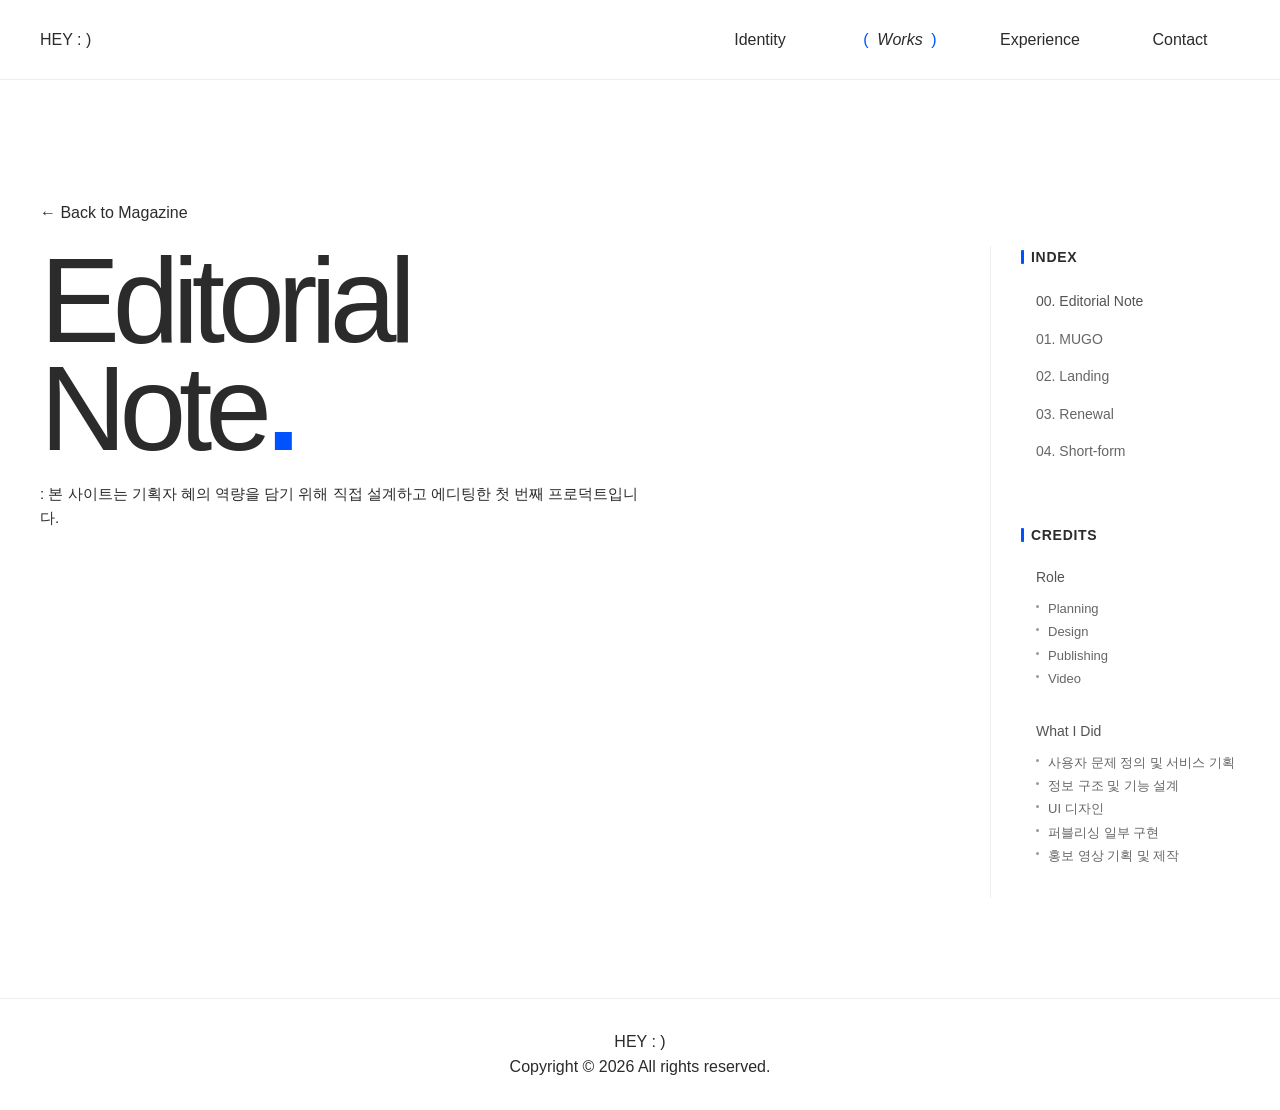
<file: works/editorial-note.html>
<!DOCTYPE html>
<html lang="ko">
<head>
    <meta charset="UTF-8">
    <meta name="viewport" content="width=device-width, initial-scale=1.0">
    <title>Hey : PORTFOLIO</title>
    <link rel="stylesheet" href="../assets/css/reset.css">
    <link rel="stylesheet" href="../assets/css/common.css">
    <link rel="stylesheet" href="../assets/css/works-common.css">
    <link rel="stylesheet" href="../assets/css/works-detail.css">
</head>
<body class="work-detail mugo">
    <!-- 헤더 -->
    <header id="main-header"></header>

    <main class="work-container">
        
        <nav class="work-nav">
            <a href="../index.html#editorial-note" class="back-link">← Back to Magazine</a>
        </nav>

        <div class="work-layout">
            
            <aside class="work-sidebar">
                <nav class="side-index">
                    <h4 class="side-title">Index</h4>
                    <ul>
                        <li><a href="./editorial-note.html" class="active">00. Editorial Note</a></li>
                        <li><a href="./mugo-app.html">01. MUGO</a></li>
                        <li><a href="./landing-page.html">02. Landing</a></li>
                        <li><a href="./nomorepizza-renewal.html">03. Renewal</a></li>
                        <li><a href="./short-form.html">04. Short-form</a></li>
                    </ul>
                </nav>

                <div class="side-credits">
                    <h4 class="side-title">Credits</h4>
                    <dl>
                        <dt>Role</dt>
                        <dd>Planning</dd>
                        <dd>Design</dd>
                        <dd>Publishing</dd>
                        <dd>Video</dd>
                    </dl>
                    <dl>
                        <dt>What I Did</dt>
                        <dd>사용자 문제 정의 및 서비스 기획</dd>
                        <dd>정보 구조 및 기능 설계</dd>
                        <dd>UI 디자인</dd>
                        <dd>퍼블리싱 일부 구현</dd>
                        <dd>홍보 영상 기획 및 제작</dd>
                    </dl>
                </div>
            </aside>

            <section class="work-content">
                <header class="content-header">
                    <h2 class="work-main-title">Editorial<br>Note<span>.</span></h2>
                    <p class="work-sub-title">: 본 사이트는 기획자 혜의 역량을 담기 위해 직접 설계하고 에디팅한 첫 번째 프로덕트입니다.</p>
                </header>

                <article class="project-sections">

                </article>
            </section>

        </div>
    </main>

    <footer id="main-footer"></footer>

    <script src="../assets/script/include.js"></script>
</body>
</html>
</file>
<file: assets/css/common.css>
/* common 사이트 전체에서 반복되는 헤더와 중앙 정렬 컨테이너 설정 */

:root {
    --header-height: 80px; 
}
:root {
    --primary-color: #0052FF; 
}

body {
    padding-top: var(--header-height);
    font-family: 'Pretendard', sans-serif;
    color: #2B2B2B;
    line-height: 1.6;
}

/* 중앙 정렬 바구니 */
.container {
    max-width: 1200px;
    margin: 0 auto;
    /* padding: 0 40px; */
}

/* 헤더 설정 */
.header {
    width: 100%;
    height: var(--header-height);
    position: fixed; /* 상단 고정 */
    top: 0;
    left: 0;
    z-index: 1000;
    background-color: #fff;
    border-bottom: 1px solid #eee;
}
.header .container {
    height: 100%;
}

.nav-wrapper {
    display: flex;
    justify-content: space-between;
    align-items: center;
    height: 100%;
}

.nav-menu {
    display: flex;
    gap: 20px;
}

.nav-menu li {
    /* 메뉴 전체 너비 고정 (글자 수와 무관하게 간격 유지) */
    min-width: 120px; 
    display: flex;
    justify-content: center;
    text-align: center;
}

.nav-menu li a {
    position: relative;
    display: inline-block;
    text-decoration: none;
    color: #2B2B2B;
    font-weight: 400; /* 기본 두께 */
    font-size: 16px;
    transition: color 0.3s ease;
    
    /* 괄호가 움직일 수 있는 내부 여백 확보 */
    padding: 0 12px; 
}

/* 괄호 공통 설정 */
.nav-menu li a::before,
.nav-menu li a::after {
    position: absolute;
    top: 50%;
    opacity: 0;
    font-style: normal;
    font-weight: 500;
    color: var(--primary-color, blue);
    /* 베지어 곡선을 활용한 쫀득한 애니메이션 */
    transition: opacity 0.2s ease, transform 0.25s cubic-bezier(0.175, 0.885, 0.32, 1.275);
}

/* 괄호 초기 위치 (약간 바깥에서 대기) */
.nav-menu li a::before {
    content: "(";
    left: -5px; 
    transform: translateY(-50%);
}

.nav-menu li a::after {
    content: ")";
    right: -5px; 
    transform: translateY(-50%);
}

/* Active 상태: 이탤릭체로 변하면서 두께 조절 */
.nav-menu li a.active {
    font-style: italic;
    font-weight: 300; /* 요구하신 대로 가늘게 조정 */
}

/* Hover & Active 시 괄호 등장 (글자 쪽으로 찰싹!) */
.nav-menu li a:hover::before,
.nav-menu li a.active::before {
    opacity: 1;
    /* 왼쪽에서 오른쪽으로 3px 이동하며 글자에 밀착 */
    transform: translateY(-50%) translateX(3px); 
}

.nav-menu li a:hover::after,
.nav-menu li a.active::after {
    opacity: 1;
    /* 오른쪽에서 왼쪽으로 -3px 이동하며 글자에 밀착 */
    transform: translateY(-50%) translateX(-3px);
}




/* 섹션 타이틀 공통 스타일 */
.section-title {
    font-family: 'Pretendard', sans-serif;
    font-size: 120px;
    font-weight: 300;       /* Light */
    line-height: 1.1;
    letter-spacing: -0.06em; /* 자간 */
    margin-bottom: 20px;
    color: #2B2B2B; 
}

/* 마침표 */
.section-title .point {
    font-weight: 800;       /* ExtraBold */
    color: var(--primary-color);
    margin-left: 4px;
}

/* 📱 모바일 */
@media (max-width: 768px) {
    .section-title {
        font-size: 60px;    /* 모바일에서는 절반 정도*/
        margin-bottom: 30px;
    }
}


/* footer */
.footer{
    display: flex;
    justify-content: center;
    align-items: center;
    border-top: 1px solid #eee;
}
.footer-box{
    margin: 30px 0;
    text-align: center;
}
</file>
<file: assets/css/works-common.css>
/* [1] 상세페이지 전체 컨테이너 (1200px 중앙 정렬) */
.work-container {
    max-width: 1200px;
    margin: 0 auto;
    padding: 100px 0; 
}

.work-nav a{
    padding: 20px 0;
    display: block;
}

/* [2] 본문과 사이드바를 감싸는 레이아웃 박스 */
.work-layout {
    display: flex;
    flex-direction: row-reverse; 
    justify-content: space-between;
    align-items: flex-start; /* 사이드바가 본문 길이에 상관없이 상단 고정되게 */
    gap: 80px; 
}

/* [3] 사이드바 영역 (Index & Credits) */
.work-sidebar {
    width: 250px;
    flex-shrink: 0; 
    position: sticky;
    top: 140px; /* 헤더 높이를 고려해 상단에서 멈추는 위치 (헤더가 80px라면 +40px 여유) */
    max-height: calc(100vh - 160px); 
    overflow-y: auto;
    padding-left: 30px;
    border-left: 1px solid #eee;
}

.side-title {
    position: relative;
    font-size: 14px;
    padding-left: 10px;
    font-weight: 600;
    color: #2B2B2B;
    margin-bottom: 20px;
    text-transform: uppercase; /* 소문자로 써도 대문자로 표시 */
    letter-spacing: 0.05em;
}
.side-title::before {
    content: "";
    position: absolute;
    left: 0;
    top: 50%;
    transform: translateY(-50%); /* 세로 중앙 정렬 */
    width: 3px;          /* 선 두께 */
    height: 14px;        /* 선 높이 (글자 크기와 맞추거나 살짝 작게) */
    background-color: var(--primary-color);
    border-radius: 1px;  /* 선 끝을 아주 살짝 둥글게 (선택사항) */
}

/* 서브 네비게이션(index) */
.side-index {
    margin-bottom: 60px; /* Credits 영역과의 간격 */
}
.side-index ul {
    padding-left: 15px; /* 10~20px 사이 지혜 님 취향대로 조절 */
}
.side-index ul li {
    margin-bottom: 12px;
}
.side-index ul li a {
    font-size: 14px;
    font-weight: 300;
    color: #666; 
    transition: color 0.3s;
}
.side-index ul li a.active {
    color: #535353; /* 활성화 시 진하게 */
    font-weight: 500;
}
.side-index ul li a:hover{
    color: var(--primary-color); 
    font-weight: 500;
}

/* 크레딧 (Credits) */
.side-credits dl {
    padding-left: 15px;
    margin-bottom: 30px;
}
.side-credits dt {
    font-size: 14px;
    font-weight: 500;
    color: #535353;
    margin-bottom: 8px;
}
.side-credits dd {
    font-size: 13px;
    font-weight: 300;
    line-height: 1.8;
    color: #666;
    position: relative; /* 불릿 위치 조절을 위한 기준 */
    padding-left: 12px; /* 불릿이 들어갈 공간 확보 */
}
.side-credits dd::before {
    content: ""; /* 빈 컨텐츠 */
    position: absolute;
    left: 0;
    top: 8px; /* 텍스트 높이에 맞춰 조정 */
    width: 3px;
    height: 3px;
    background-color: #999; /* 불릿 색상 */
    border-radius: 50%; /* 동그랗게 */
}
.side-credits dd.no-bullet::before {
    display: none;
}
.side-credits dd.no-bullet {
    padding-left: 0; /* 불릿 공간 삭제 */
    color: #999;
    line-height: 3;
}



/* [4] 메인 컨텐츠 영역 */
.work-content {
    flex-grow: 1;
    min-width: 0;
}


/* [1] 상세페이지 메인 타이틀 */
.work-main-title {
    font-size: 120px;
    font-weight: 300;
    line-height: 0.9;
    letter-spacing: -0.06em;
    margin-bottom: 20px;
    color: #2B2B2B;
}

.work-main-title span {
    color: var(--primary-color); 
    margin-left: 2px;
    font-weight: 800;
}

/* [2] 상단 서브 설명 텍스트 */
.work-sub-title {
    font-size: 15px;
    font-weight: 300;
    line-height: 1.6;
    color: #2B2B2B; 
    max-width: 600px; 
    margin-bottom: 60px;
}

/* article 프로젝트본문 */
.project-sections{
    margin: 100px 0;
}



@media (max-width: 768px) {
    .work-layout {
        flex-direction: column; /* 세로로 쌓기 */
    }
    .work-sidebar {
        width: 100%;
        position: static; /* 스크롤 따라오기 해제 */
        border-left: none;
        padding-left: 0;
    }
    .work-main-title {
        font-size: 60px; /* 타이틀 크기만 줄이기 */
    }
}
</file>
<file: assets/css/works-detail.css>
/* 섹션 간 큼직한 간격 */
.work-content section {
    margin-bottom: 140px;
}

/* 이미지 기본 설정 */
.work-content .detail-image img,
.work-content .intro-visual img {
    width: 100%;
    height: auto;
    display: block;
    object-fit: cover;
}

/* = [1-1] 프로젝트 인트로 (Overview + PSR Grid) = */
.work-content .project-intro .intro-main {
    display: flex;
    align-items: flex-start;
    gap: 80px;
    margin-bottom: 80px;
}

.work-content .project-intro .intro-text {
    flex: 1;
}

.work-content .project-intro .intro-text h3 {
    font-size: 32px;
    font-weight: 500;
    letter-spacing: -0.02em;
    margin-bottom: 24px;
}
.work-content .project-intro .intro-text p {
    font-size: 15px;
}

.work-content .project-intro .intro-visual {
    flex: 1.2;
}

/* PSR 3열 그리드 */
.work-content .project-intro .intro-grid {
    display: flex;
    gap: 40px;
    border-bottom: 1px solid #eee;
    padding: 40px 0 80px;
}

.work-content .project-intro .grid-column {
    flex: 1;
}

.work-content .project-intro .grid-column h4 {
    font-size: 18px;
    font-weight: 500;
    margin-bottom: 12px;
}
.work-content .project-intro .grid-column p{
    font-size: 15px;
}


.work-content .project-detail.split-layout {
    display: flex;
    align-items: center;
    gap: 100px;
}


.work-content .project-detail .detail-content {
    flex: 1;
    display: flex;
    flex-direction: column; /* 세로로 쌓이게 */
    justify-content: center; /* (선택) 이미지 높이에 맞춰 중앙 정렬하고 싶을 때 */
    gap: 20px;
    align-items: flex-start;
}

/* 좌우 반전용 클래스 */
.work-content .project-detail.split-layout.reverse {
    align-items: flex-end;
    flex-direction: row-reverse;
    justify-content: flex-end;
}
.work-content .project-detail.split-layout.reverse .detail-content {
    text-align: right;
    align-items: flex-end;
}
.work-content .project-detail.split-layout.reverse .detail-content h3 {
    justify-content: flex-end; 
}ㄴ

/* 숫자(span)와 제목(h3) 한 줄 배치 디자인 */
.work-content .project-detail .detail-content h3 {
    font-size: 28px;
    font-weight: 500;
    letter-spacing: -0.02em;
    /* margin-bottom: 15px; */
    display: flex;
    align-items: baseline; /* 텍스트 하단 정렬 */
}
.work-content .project-detail .detail-content p{
    font-size: 15px;
    /* margin-bottom: 20px; */
}

.work-content .project-detail .detail-content .step-num {
    font-size: 20px;
    font-weight: 300;
    margin-right: 12px;
    color: #999;
}

/* 버튼 스타일 (PDF, Visit Site) */
.work-content a[class^="btn-"] {
    display: inline-flex;
    align-items: center;
    padding: 12px 25px;
    border: 1px solid #2B2B2B;
    font-size: 14px;
    position: relative;
    overflow: hidden;
    z-index: 1;
    transition: color 0.4s ease;
}

.work-content a[class^="btn-"]::before {
    content: '';
    position: absolute;
    top: 0;
    left: -100%; /* 살짝 더 여유있게 밖으로 */
    width: 100%;
    height: 100%;
    background-color: #f0f0f0; /* 메인과 동일한 채워질 배경색 */
    transition: left 0.4s cubic-bezier(0.7, 0, 0.3, 1);
    z-index: -1;
}

.work-content a[class^="btn-"] .work-arrow {
    display: inline-block;
    margin-left: 10px;
    transition: transform 0.3s ease;
}
.work-content a[class^="btn-"]:hover .work-arrow {
    animation: slide-right 1s infinite ease-in-out; 
}
@keyframes slide-right {
    0% {
        transform: translateX(0);
        opacity: 1;
    }
    50% {
        transform: translateX(8px);
        opacity: 0.7; 
    }
    100% {
        transform: translateX(0);
        opacity: 1;
    }
}

/* 호버 시 배경 채우기 */
.work-content a[class^="btn-"]:hover::before {
    left: 0;
}



/* 숏폼 섹션 */
.work-content .shortform-list .project-detail .btn-group {
    display: flex;
    gap: 12px; /* 버튼 사이 간격 */
    /* margin-top: 30px; */
}

.work-content .shortform-list .project-detail .step-num {
    display: block; /* 확실하게 한 줄 차지 */
    font-size: 50px;
    font-weight: 300; /* 얇게 해서 세련미 추가 */
    line-height: 1;
    margin-bottom: 10px;
    color: #2B2B2B;
}
.work-content .shortform-list .project-detail h3 {
    font-size: 20px;
    font-weight: 500;
    /* margin-bottom: 15px; */
    display: block; 
}
.work-content .shortform-list .project-detail p {
    font-size: 16px;
    line-height: 1.6;
    color: #666;
    max-width: 400px; 
}
</file>
